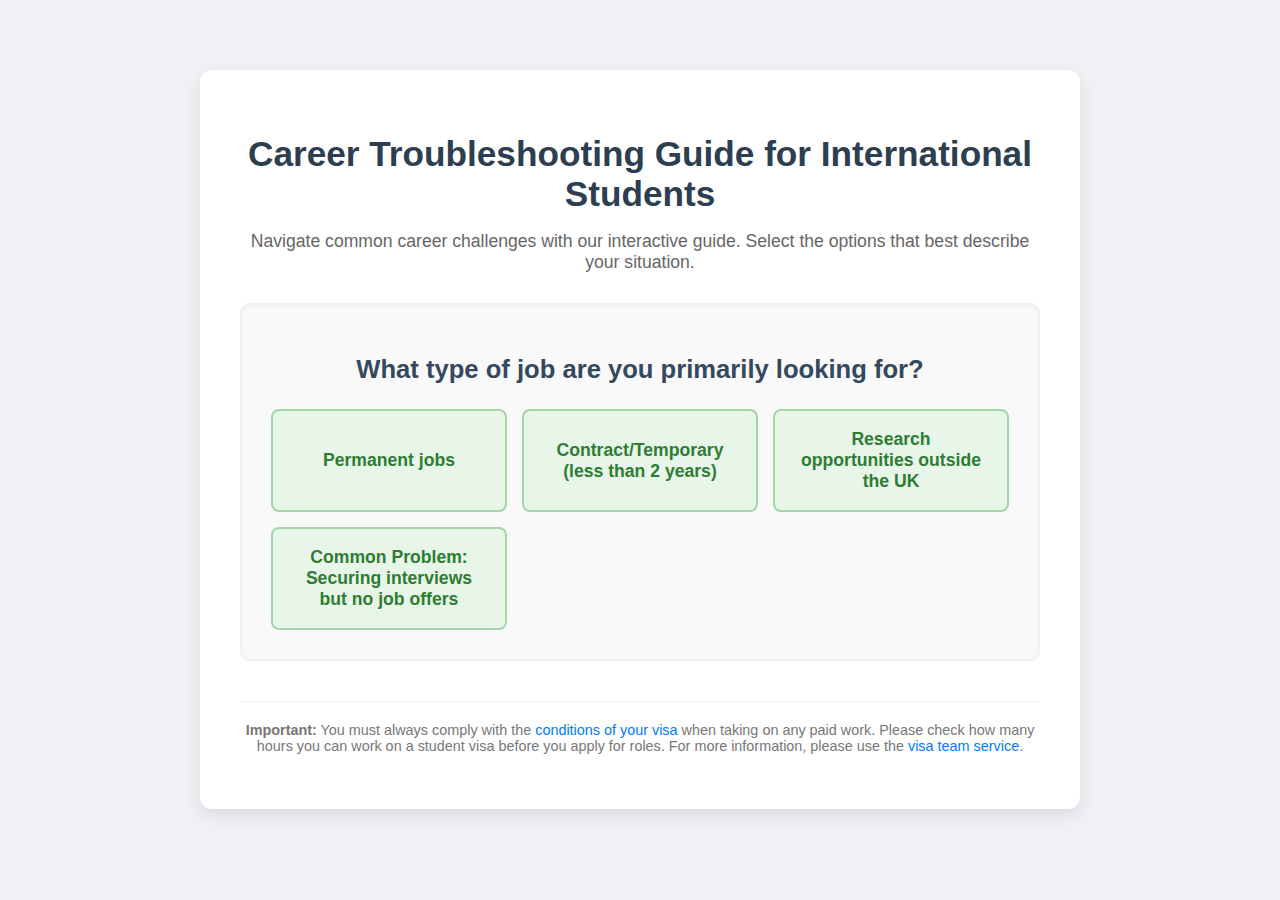
<file: fun test/index.html>
<!DOCTYPE html>
<html lang="en">
<head>
    <meta charset="UTF-8">
    <meta name="viewport" content="width=device-width, initial-scale=1.0">
    <title>Career Troubleshooting Guide</title>
    <link rel="stylesheet" href="style.css">
</head>
<body>
    <div class="container">
        <h1>Career Troubleshooting Guide for International Students</h1>
        <p class="intro-text">Navigate common career challenges with our interactive guide. Select the options that best describe your situation.</p>

        <div id="question-container" class="card">
            <h2 id="question-text"></h2>
            <div id="options-container" class="options-grid">
                </div>
            <button id="restart-button" class="cta-button" style="display: none;">Start Over</button>
        </div>

        <div id="result-container" class="card" style="display: none;">
            <h2 id="result-title"></h2>
            <p id="result-text"></p>
            <div id="result-links"></div>
            <button id="reset-result-button" class="cta-button">Back to Questions</button>
        </div>

        <p class="disclaimer">
            <strong>Important:</strong> You must always comply with the <a href="#" target="_blank">conditions of your visa</a> when taking on any paid work. Please check how many hours you can work on a student visa before you apply for roles. For more information, please use the <a href="#" target="_blank">visa team service</a>.
        </p>
    </div>

    <script src="script.js"></script>
</body>
</html>
</file>
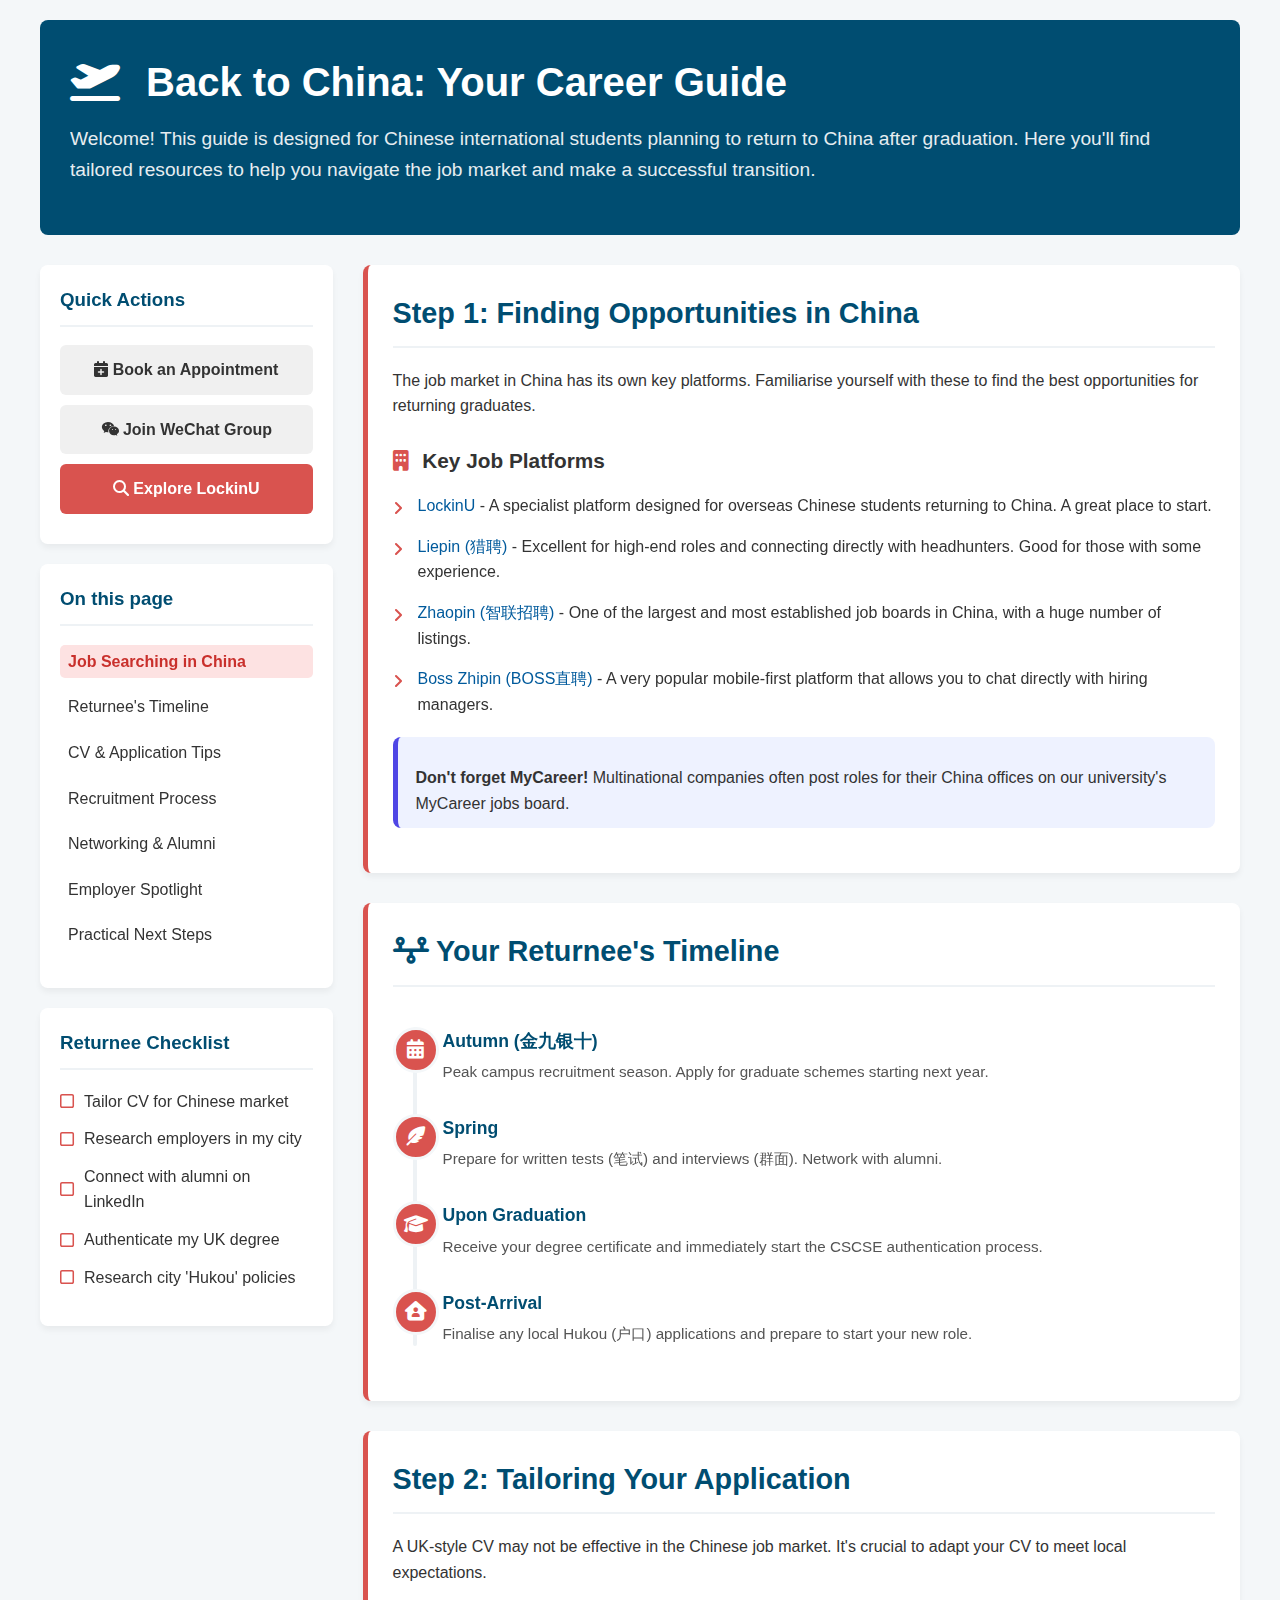
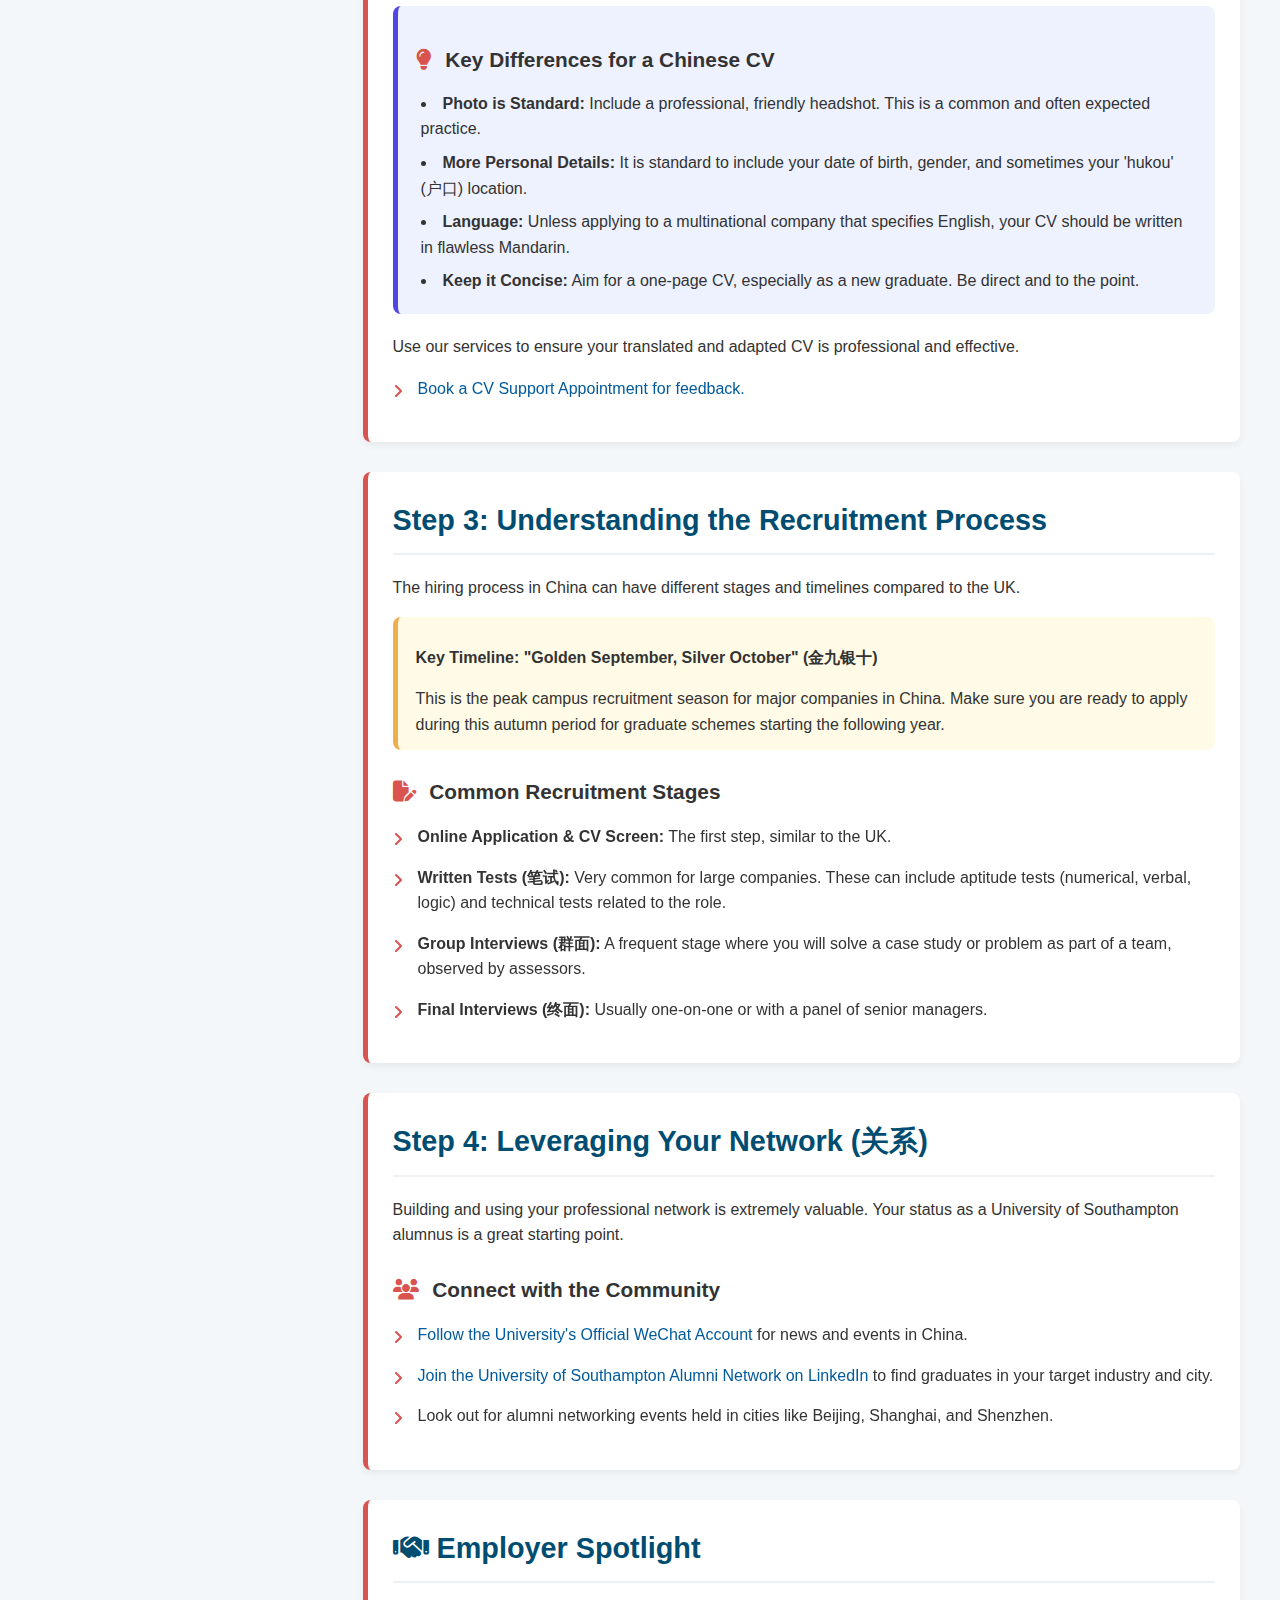
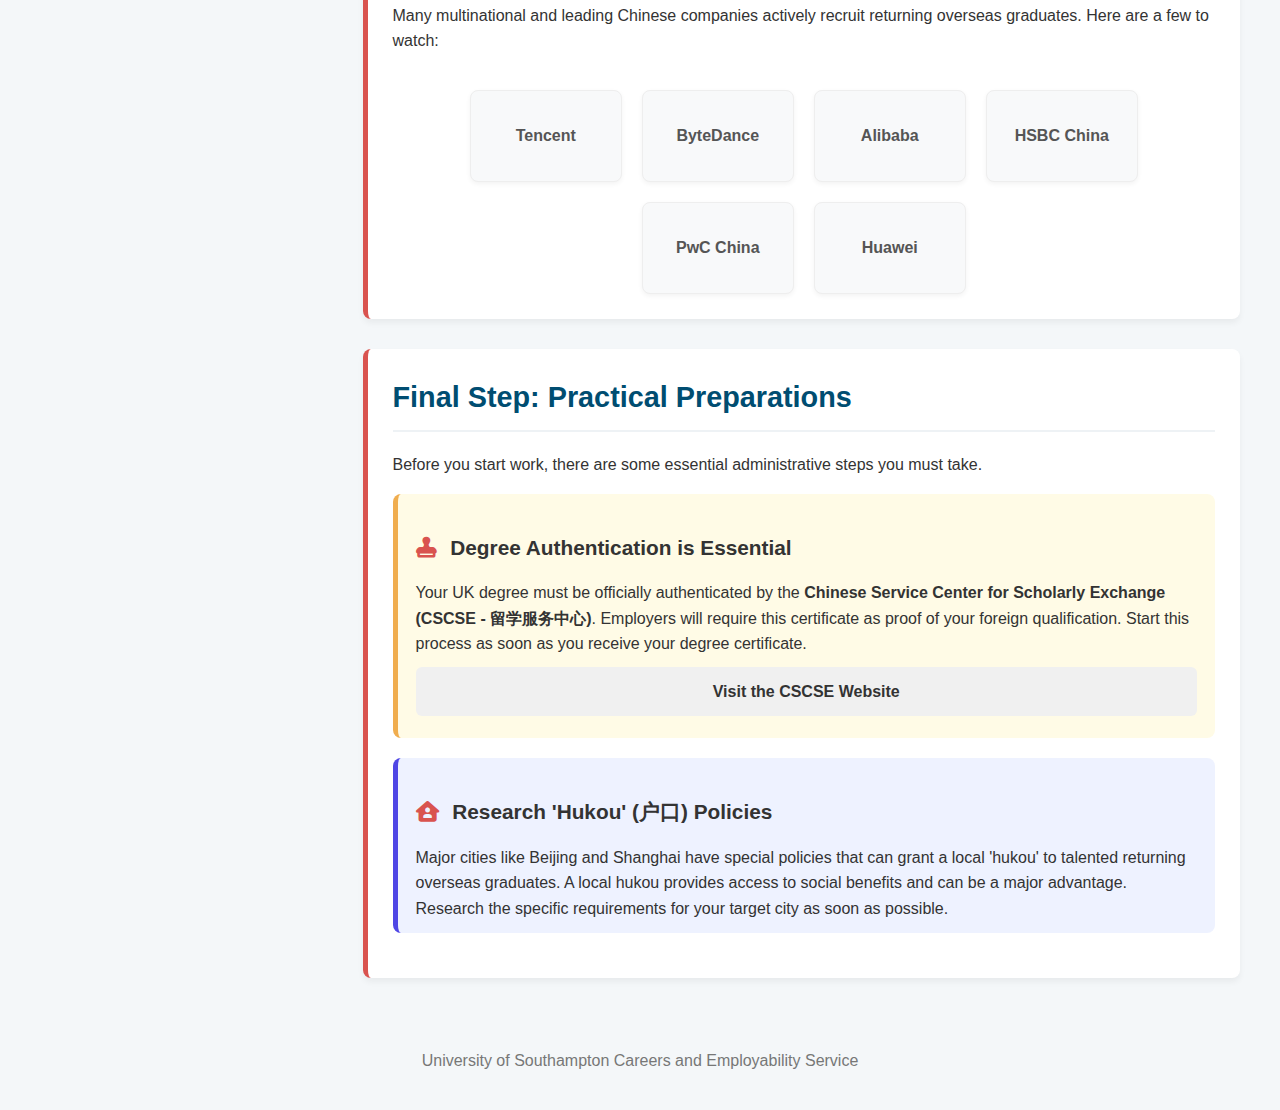
<file: back to china.html>
<!DOCTYPE html>
<html lang="en">

<head>
    <meta charset="UTF-8">
    <meta name="viewport" content="width=device-width, initial-scale=1.0">
    <title>Back to China: Your Career Guide - University of Southampton</title>
    <link rel="stylesheet" href="https://cdnjs.cloudflare.com/ajax/libs/font-awesome/6.4.0/css/all.min.css">
    <style>
    /* General Body & Font Styles */
    body {
        font-family: -apple-system, BlinkMacSystemFont, "Segoe UI", Roboto, Helvetica, Arial, sans-serif, "Apple Color Emoji", "Segoe UI Emoji", "Segoe UI Symbol";
        line-height: 1.6;
        margin: 0;
        padding: 0;
        background-color: #f4f7f9;
        color: #333;
        scroll-behavior: smooth;
    }

    /* Main Container */
    .container {
        max-width: 1200px;
        margin: 0 auto;
        padding: 20px;
    }

    /* Page Header */
    .page-header {
        background-color: #004d71;
        color: #ffffff;
        padding: 30px;
        border-radius: 8px;
        margin-bottom: 30px;
    }

    .page-header h1 {
        margin: 0;
        font-size: 2.5rem;
    }

    .page-header h1 i {
        margin-right: 15px;
    }

    .page-header .intro {
        font-size: 1.2rem;
        opacity: 0.9;
        margin-top: 10px;
    }

    /* Main Layout: Flexbox for Sidebar and Main Content */
    .main-layout {
        display: flex;
        gap: 30px;
    }

    .sidebar {
        flex: 1;
        position: sticky;
        top: 20px;
        align-self: flex-start;
    }

    .content-main {
        flex: 3;
    }

    /* Information Cards */
    .info-card {
        background-color: #ffffff;
        border-radius: 8px;
        padding: 25px;
        margin-bottom: 30px;
        box-shadow: 0 4px 6px rgba(0, 0, 0, 0.05);
        border-left: 5px solid #d9534f; /* Red accent for this page theme */
    }

    .info-card h2 {
        font-size: 1.8rem;
        color: #004d71;
        margin-top: 0;
        border-bottom: 2px solid #eef2f5;
        padding-bottom: 10px;
        margin-bottom: 20px;
    }

    .info-card h3 {
        font-size: 1.3rem;
        color: #333;
        margin-top: 25px;
        margin-bottom: 15px;
    }

    .info-card h3 i {
        margin-right: 8px;
        color: #d9534f;
    }

    /* Resource List Styling */
    .resource-list {
        list-style: none;
        padding-left: 0;
    }

    .resource-list li {
        margin-bottom: 15px;
        padding-left: 25px;
        position: relative;
    }

    .resource-list li::before {
        content: '\f105';
        font-family: "Font Awesome 6 Free";
        font-weight: 900;
        position: absolute;
        left: 0;
        top: 3px;
        color: #d9534f;
    }

    .resource-list a {
        text-decoration: none;
        color: #005a9c;
        font-weight: 500;
    }

    .resource-list a:hover {
        text-decoration: underline;
    }

    /* Sidebar Widgets */
    .sidebar-widget {
        background-color: #ffffff;
        padding: 20px;
        border-radius: 8px;
        margin-bottom: 20px;
        box-shadow: 0 4px 6px rgba(0, 0, 0, 0.05);
    }

    .sidebar-widget h3 {
        margin-top: 0;
        color: #004d71;
        border-bottom: 2px solid #eef2f5;
        padding-bottom: 10px;
    }

    .checklist {
        list-style: none;
        padding-left: 0;
        margin-top: 15px;
    }

    .checklist li {
        margin-bottom: 12px;
        display: flex;
        align-items: center;
    }

    .checklist i {
        margin-right: 10px;
        color: #d9534f;
    }
    
    .checklist a {
        text-decoration: none;
        color: #333;
        font-weight: 500;
        padding: 4px 8px;
        border-radius: 5px;
        width: 100%;
        transition: all 0.2s ease-in-out;
    }

    .checklist a:hover {
        color: #005a9c;
        background-color: #f0f2f5;
    }

    .checklist a.active-nav-link {
        background-color: #fde2e2; /* Light red to match theme */
        color: #c9302c;
        font-weight: bold;
    }

    /* Action Buttons */
    .action-button {
        display: block;
        background-color: #f0f0f0;
        color: #333;
        padding: 12px;
        text-align: center;
        text-decoration: none;
        border-radius: 6px;
        margin-bottom: 10px;
        font-weight: bold;
        transition: all 0.2s ease-in-out;
    }

    .action-button:hover {
        transform: translateY(-2px);
        box-shadow: 0 4px 8px rgba(0, 0, 0, 0.1);
    }

    .action-button.primary-button {
        background-color: #d9534f;
        color: #ffffff;
    }

    .action-button.primary-button:hover {
        background-color: #c9302c;
    }

    /* Highlight Box Style (for warnings/important notes) */
    .highlight {
        background-color: #fffbe6;
        border-left: 5px solid #f0ad4e;
        padding: 12px 18px;
        margin-bottom: 20px;
        border-radius: 8px;
    }
    .highlight p, .tip-box p {
        margin-bottom: 10px;
    }
    .highlight p:last-child, .tip-box p:last-child {
        margin-bottom: 0;
    }
    
    /* Tip Box Style (for helpful tips) */
    .tip-box {
        background-color: #eef2ff;
        border-left: 5px solid #4f46e5;
        padding: 12px 18px;
        margin-top: 20px;
        margin-bottom: 20px;
        border-radius: 8px;
    }
    .tip-box ul {
        list-style-position: inside;
        padding-left: 5px;
        margin: 10px 0 0 0;
    }
    .tip-box li {
        margin-bottom: 8px;
    }

    /* NEW: Visual Timeline */
    .timeline {
        position: relative;
        padding: 20px 0 0 0;
        list-style: none;
    }
    .timeline::before {
        content: '';
        position: absolute;
        left: 20px;
        top: 20px;
        bottom: 0;
        width: 4px;
        background: #eef2f5;
        border-radius: 2px;
    }
    .timeline-item {
        position: relative;
        margin-bottom: 30px;
        padding-left: 50px;
    }
    .timeline-icon {
        position: absolute;
        left: 0;
        top: 0;
        width: 40px;
        height: 40px;
        border-radius: 50%;
        background: #d9534f;
        color: white;
        display: flex;
        align-items: center;
        justify-content: center;
        font-size: 1.2rem;
        border: 3px solid #f4f7f9;
    }
    .timeline-content h4 {
        margin: 0 0 5px 0;
        font-size: 1.1rem;
        font-weight: bold;
        color: #004d71;
    }
    .timeline-content p {
        margin: 0;
        font-size: 0.95rem;
        color: #555;
    }

    /* NEW: Employer Spotlight Styles */
    .employer-logos {
        display: flex;
        flex-wrap: wrap;
        gap: 20px;
        align-items: center;
        justify-content: center;
        padding-top: 20px;
    }
    .employer-logo {
        background-color: #f8f9fa;
        padding: 15px;
        border-radius: 8px;
        box-shadow: 0 2px 5px rgba(0,0,0,0.05);
        border: 1px solid #eee;
        text-align: center;
        font-weight: bold;
        color: #555;
        width: 120px;
        height: 60px;
        display: flex;
        align-items: center;
        justify-content: center;
    }

    /* Responsive Design */
    @media (max-width: 992px) {
        .main-layout { flex-direction: column-reverse; }
        .sidebar { position: static; top: auto; }
    }

    @media (max-width: 768px) {
        .page-header h1 { font-size: 2rem; }
        .page-header .intro { font-size: 1rem; }
    }
    </style>
</head>

<body>
    <div class="container">
        <header class="page-header">
            <h1><i class="fa-solid fa-plane-departure"></i> Back to China: Your Career Guide</h1>
            <p class="intro">Welcome! This guide is designed for Chinese international students planning to return to China after graduation. Here you'll find tailored resources to help you navigate the job market and make a successful transition.</p>
        </header>
        <div class="main-layout">
            <aside class="sidebar">
                <div class="sidebar-widget">
                    <h3>Quick Actions</h3>
                    <a href="#" class="action-button"><i class="fa-solid fa-calendar-plus"></i> Book an Appointment</a>
                    <a href="#" class="action-button"><i class="fa-brands fa-weixin"></i> Join WeChat Group</a>
                    <a href="#" class="action-button primary-button"><i class="fa-solid fa-magnifying-glass"></i> Explore LockinU</a>
                </div>

                <div class="sidebar-widget">
                    <h3>On this page</h3>
                    <ul class="checklist" id="page-nav">
                        <li><a href="#job-search-china">Job Searching in China</a></li>
                        <li><a href="#timeline">Returnee's Timeline</a></li>
                        <li><a href="#cv-tips-china">CV & Application Tips</a></li>
                        <li><a href="#recruitment-process">Recruitment Process</a></li>
                        <li><a href="#networking-china">Networking & Alumni</a></li>
                        <li><a href="#employer-spotlight">Employer Spotlight</a></li>
                        <li><a href="#practical-steps">Practical Next Steps</a></li>
                    </ul>
                </div>

                <div class="sidebar-widget">
                    <h3>Returnee Checklist</h3>
                    <ul class="checklist">
                        <li><i class="fa-regular fa-square"></i> Tailor CV for Chinese market</li>
                        <li><i class="fa-regular fa-square"></i> Research employers in my city</li>
                        <li><i class="fa-regular fa-square"></i> Connect with alumni on LinkedIn</li>
                        <li><i class="fa-regular fa-square"></i> Authenticate my UK degree</li>
                        <li><i class="fa-regular fa-square"></i> Research city 'Hukou' policies</li>
                    </ul>
                </div>
            </aside>
            <main class="content-main">
               <section class="info-card" id="job-search-china">
                   <h2>Step 1: Finding Opportunities in China</h2>
                   <p>The job market in China has its own key platforms. Familiarise yourself with these to find the best opportunities for returning graduates.</p>
                   
                   <h3><i class="fa-solid fa-building"></i> Key Job Platforms</h3>
                   <ul class="resource-list">
                       <li><a href="#" target="_blank">LockinU</a> - A specialist platform designed for overseas Chinese students returning to China. A great place to start.</li>
                       <li><a href="#" target="_blank">Liepin (猎聘)</a> - Excellent for high-end roles and connecting directly with headhunters. Good for those with some experience.</li>
                       <li><a href="#" target="_blank">Zhaopin (智联招聘)</a> - One of the largest and most established job boards in China, with a huge number of listings.</li>
                       <li><a href="#" target="_blank">Boss Zhipin (BOSS直聘)</a> - A very popular mobile-first platform that allows you to chat directly with hiring managers.</li>
                   </ul>
                   <div class="tip-box">
                       <p><strong>Don't forget MyCareer!</strong> Multinational companies often post roles for their China offices on our university's MyCareer jobs board.
                   </div>
               </section>

                <section class="info-card" id="timeline">
                    <h2><i class="fa-solid fa-timeline"></i> Your Returnee's Timeline</h2>
                    <ul class="timeline">
                        <li class="timeline-item">
                            <div class="timeline-icon"><i class="fa-solid fa-calendar-days"></i></div>
                            <div class="timeline-content">
                                <h4>Autumn (金九银十)</h4>
                                <p>Peak campus recruitment season. Apply for graduate schemes starting next year.</p>
                            </div>
                        </li>
                        <li class="timeline-item">
                            <div class="timeline-icon"><i class="fa-solid fa-feather-pointed"></i></div>
                            <div class="timeline-content">
                                <h4>Spring</h4>
                                <p>Prepare for written tests (笔试) and interviews (群面). Network with alumni.</p>
                            </div>
                        </li>
                        <li class="timeline-item">
                            <div class="timeline-icon"><i class="fa-solid fa-graduation-cap"></i></div>
                            <div class="timeline-content">
                                <h4>Upon Graduation</h4>
                                <p>Receive your degree certificate and immediately start the CSCSE authentication process.</p>
                            </div>
                        </li>
                        <li class="timeline-item">
                            <div class="timeline-icon"><i class="fa-solid fa-house-user"></i></div>
                            <div class="timeline-content">
                                <h4>Post-Arrival</h4>
                                <p>Finalise any local Hukou (户口) applications and prepare to start your new role.</p>
                            </div>
                        </li>
                    </ul>
                </section>

                <section class="info-card" id="cv-tips-china">
                    <h2>Step 2: Tailoring Your Application</h2>
                    <p>A UK-style CV may not be effective in the Chinese job market. It's crucial to adapt your CV to meet local expectations.</p>
                    
                    <div class="tip-box">
                        <h3><i class="fa-solid fa-lightbulb"></i> Key Differences for a Chinese CV</h3>
                        <ul>
                            <li><strong>Photo is Standard:</strong> Include a professional, friendly headshot. This is a common and often expected practice.</li>
                            <li><strong>More Personal Details:</strong> It is standard to include your date of birth, gender, and sometimes your 'hukou' (户口) location.</li>
                            <li><strong>Language:</strong> Unless applying to a multinational company that specifies English, your CV should be written in flawless Mandarin.</li>
                            <li><strong>Keep it Concise:</strong> Aim for a one-page CV, especially as a new graduate. Be direct and to the point.</li>
                        </ul>
                    </div>
                    <p>Use our services to ensure your translated and adapted CV is professional and effective.</p>
                       <ul class="resource-list">
                           <li><a href="#" target="_blank">Book a CV Support Appointment for feedback.</a></li>
                       </ul>
                </section>
                
                <section class="info-card" id="recruitment-process">
                    <h2>Step 3: Understanding the Recruitment Process</h2>
                    <p>The hiring process in China can have different stages and timelines compared to the UK.</p>
                    
                    <div class="highlight">
                        <p><strong>Key Timeline: "Golden September, Silver October" (金九银十)</strong></p>
                        <p>This is the peak campus recruitment season for major companies in China. Make sure you are ready to apply during this autumn period for graduate schemes starting the following year.</p>
                    </div>

                    <h3><i class="fa-solid fa-file-pen"></i> Common Recruitment Stages</h3>
                    <ul class="resource-list">
                        <li><strong>Online Application & CV Screen:</strong> The first step, similar to the UK.</li>
                        <li><strong>Written Tests (笔试):</strong> Very common for large companies. These can include aptitude tests (numerical, verbal, logic) and technical tests related to the role.</li>
                        <li><strong>Group Interviews (群面):</strong> A frequent stage where you will solve a case study or problem as part of a team, observed by assessors.</li>
                        <li><strong>Final Interviews (终面):</strong> Usually one-on-one or with a panel of senior managers.</li>
                    </ul>
                </section>

                <section class="info-card" id="networking-china">
                    <h2>Step 4: Leveraging Your Network (关系)</h2>
                    <p>Building and using your professional network is extremely valuable. Your status as a University of Southampton alumnus is a great starting point.</p>
                    <h3><i class="fa-solid fa-users"></i> Connect with the Community</h3>
                    <ul class="resource-list">
                        <li><a href="#" target="_blank">Follow the University's Official WeChat Account</a> for news and events in China.</li>
                        <li><a href="#" target="_blank">Join the University of Southampton Alumni Network on LinkedIn</a> to find graduates in your target industry and city.</li>
                        <li>Look out for alumni networking events held in cities like Beijing, Shanghai, and Shenzhen.</li>
                    </ul>
                </section>

                <section class="info-card" id="employer-spotlight">
                    <h2><i class="fa-solid fa-handshake"></i> Employer Spotlight</h2>
                    <p>Many multinational and leading Chinese companies actively recruit returning overseas graduates. Here are a few to watch:</p>
                    <div class="employer-logos">
                        <div class="employer-logo">Tencent</div>
                        <div class="employer-logo">ByteDance</div>
                        <div class="employer-logo">Alibaba</div>
                        <div class="employer-logo">HSBC China</div>
                        <div class="employer-logo">PwC China</div>
                        <div class="employer-logo">Huawei</div>
                    </div>
                </section>

                <section class="info-card" id="practical-steps">
                    <h2>Final Step: Practical Preparations</h2>
                    <p>Before you start work, there are some essential administrative steps you must take.</p>
                    <div class="highlight">
                        <h3><i class="fa-solid fa-stamp"></i> Degree Authentication is Essential</h3>
                        <p>Your UK degree must be officially authenticated by the <strong>Chinese Service Center for Scholarly Exchange (CSCSE - 留学服务中心)</strong>. Employers will require this certificate as proof of your foreign qualification. Start this process as soon as you receive your degree certificate.</p>
                        <a href="#" class="action-button">Visit the CSCSE Website</a>
                    </div>
                    <div class="tip-box">
                        <h3><i class="fa-solid fa-house-user"></i> Research 'Hukou' (户口) Policies</h3>
                        <p>Major cities like Beijing and Shanghai have special policies that can grant a local 'hukou' to talented returning overseas graduates. A local hukou provides access to social benefits and can be a major advantage. Research the specific requirements for your target city as soon as possible.</p>
                    </div>
                </section>
            </main>
        </div>
        <footer style="text-align: center; margin-top: 40px; color: #777;">
            <p>University of Southampton Careers and Employability Service</p>
        </footer>
    </div>
    <script>
    // Scroll-based highlighting for navigation panel
    window.addEventListener('DOMContentLoaded', () => {
        const sections = document.querySelectorAll('.content-main .info-card');
        const navLinks = document.querySelectorAll('#page-nav a');
        
        const observer = new IntersectionObserver((entries) => {
            entries.forEach(entry => {
                if (entry.isIntersecting) {
                    const id = entry.target.getAttribute('id');
                    navLinks.forEach(link => {
                        link.classList.remove('active-nav-link');
                        if (link.getAttribute('href') === `#${id}`) {
                            link.classList.add('active-nav-link');
                        }
                    });
                }
            });
        }, { rootMargin: "-30% 0px -70% 0px" }); // trigger when a section is in the middle 30% of the screen

        sections.forEach(section => {
            observer.observe(section);
        });
    });
    </script>
</body>
</html>
</file>
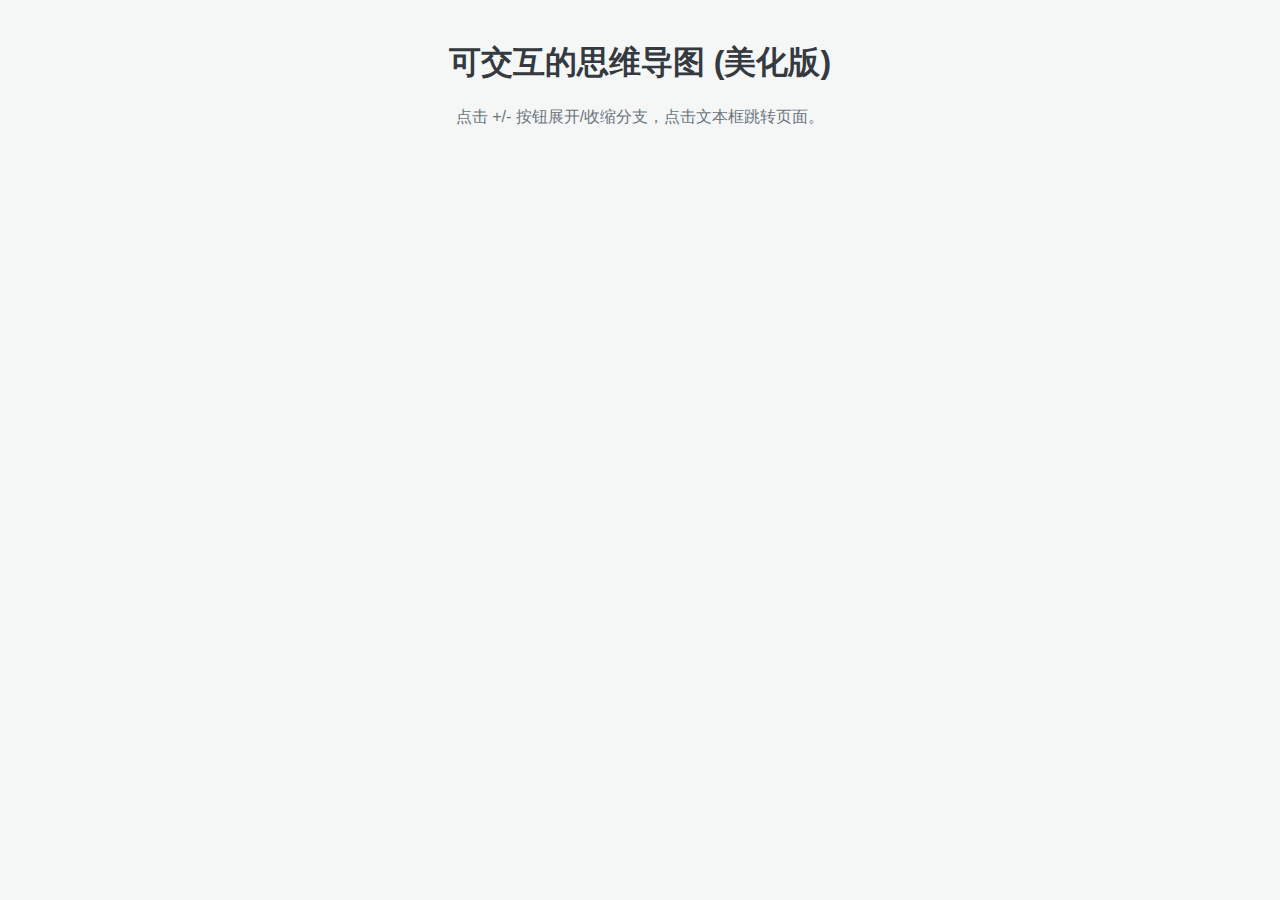
<file: fp2.html>
<!DOCTYPE html>
<html>
<head>
  <meta charset="UTF-8">
  <title>可收缩的思维导图 - 美化版</title>
  
  <!-- 1. 引入 D3.js 库 -->
  <script src="https://d3js.org/d3.v7.min.js"></script>
  
  <!-- 2. CSS 样式 -->
  <style>
    body {
      background-color: #f4f7f6; /* 更柔和的页面背景色 */
      font-family: -apple-system, BlinkMacSystemFont, "Segoe UI", Roboto, "Helvetica Neue", Arial, sans-serif;
      margin: 0;
      padding: 20px;
      display: flex;
      justify-content: center;
    }
    
    .container {
      text-align: center;
    }

    h1 {
      color: #343a40;
    }

    p {
      color: #6c757d;
      margin-bottom: 40px;
    }

    /* 连线的样式 */
    .link {
      fill: none;
      stroke: #a9b4c2; /* 更柔和的连线颜色 */
      stroke-width: 2px;
    }

    /* 节点组的通用样式 */
    .node {
      cursor: pointer;
    }

    /* 节点文本框的样式 */
    .node rect {
      fill: #ffffff;
      stroke: #d1d9e6; /* 更柔和的边框颜色 */
      stroke-width: 1px;
      rx: 8px; /* 更大的圆角 */
      box-shadow: 0 4px 6px rgba(0, 0, 0, 0.05); /* 添加阴影 */
      transition: all 0.3s ease;
    }

    .node rect:hover {
      transform: translateY(-2px);
      box-shadow: 0 6px 12px rgba(0, 0, 0, 0.1);
    }

    /* 节点文字的样式 */
    .node .node-text {
      font: 12px sans-serif;
      fill: #495057;
      text-anchor: middle;
      pointer-events: none; /* 让鼠标事件穿透文字到下方的矩形 */
    }

    /* 切换按钮的样式 */
    .toggle-button {
      cursor: pointer;
    }
    .toggle-button circle {
      fill: #6c757d;
      stroke: #ffffff;
      stroke-width: 2px;
      transition: fill 0.3s ease;
    }
    .toggle-button circle:hover {
      fill: #495057;
    }
    .toggle-button text {
      font-size: 20px;
      font-weight: 500;
      fill: white;
      text-anchor: middle;
      pointer-events: none; /* 确保点击事件在按钮组上触发 */
    }

  </style>
</head>
<body>
  <div class="container">
    <h1>可交互的思维导图 (美化版)</h1>
    <p>点击 +/- 按钮展开/收缩分支，点击文本框跳转页面。</p>
    
    <!-- 3. 思维导图将在这个 section 元素中生成 -->
    <section id="mindmap-container"></section>
  </div>

  <!-- 4. JavaScript 代码 -->
  <script>
    // 思维导图的数据，增加了url属性用于跳转
    const treeData = {
      "name": "Research opportunities outside of the UK",
      "url": "https://www.google.com/search?q=Research+opportunities+outside+of+the+UK",
      "children": [
        {
          "name": "Applying for permanent roles",
          "url": "https://www.google.com/search?q=Applying+for+permanent+roles",
          "children": [
            {
              "name": "Salary between £40,000 to £100,000 based on discipline/salary scales.",
              "url": "https://www.google.com/search?q=academic+salary+scales",
              "children": [
                {
                  "name": "No guaranteed government salary increase for the first 4 years",
                  "url": "https://www.google.com/search?q=academic+salary+progression",
                  "children": [
                    { "name": "Does this timeframe suit you? (e.g. any family/personal commitments)", "url": "#" },
                    { "name": "Action: Investigate permanent roles further to prevent this from happening & also look at protection under local law for similar scenarios.", "url": "#" }
                  ]
                }
              ]
            },
            { "name": "Advertised guaranteed salary increase to £100,000 (or relevant threshold) within 4 years.", "url": "https://www.google.com/search?q=fast+track+academic+roles" }
          ]
        },
        {
          "name": "Applying for contract / temporary roles (less than 4 years)",
          "url": "https://www.google.com/search?q=Applying+for+contract+roles",
          "children": [
            { "name": "No visa/work permit delivered?", "url": "#" },
            { "name": "Experience similar issues with a previous role. Not willing to go through the experience again?", "url": "#" },
            { "name": "Started looking elsewhere and still open to hearing about interesting opportunities", "url": "#" },
            { "name": "Action: Have a list of go-to figures/contacts in target countries", "url": "#" },
            { "name": "Action: Access IOE's application support", "url": "#" },
            { "name": "Action: Check if IOE have submitted a new application for you (contacted)", "url": "#" },
            { "name": "Unable to check except if/when it has been rejected", "url": "#" }
          ]
        },
        { "name": "Action: Include contract / temp job search", "url": "#" },
        { "name": "Action: Start to look for contract opportunities", "url": "#" },
        { "name": "Exploring agency-led opportunities", "url": "#" }
      ]
    };

    // 定义常量
    const boxWidth = 180;
    const boxHeight = 100; // 增加高度以容纳文字和内边距
    const duration = 750;

    // 设置图表的尺寸和边距
    const margin = {top: 50, right: 20, bottom: 50, left: 20},
          width = 1280 - margin.left - margin.right,
          height = 1000 - margin.top - margin.bottom;

    const svg = d3.select("#mindmap-container").append("svg")
        .attr("width", width + margin.right + margin.left)
        .attr("height", height + margin.top + margin.bottom)
      .append("g")
        .attr("transform", `translate(${width / 2},${margin.top})`);

    let i = 0,
        root;

    const treemap = d3.tree().nodeSize([boxWidth + 40, boxHeight + 80]);

    root = d3.hierarchy(treeData, d => d.children);
    root.x0 = 0;
    root.y0 = 0;

    // 初始时折叠第一层之后的所有节点
    if (root.children) {
      root.children.forEach(collapse);
    }
    
    update(null, root);

    // 递归折叠函数
    function collapse(d) {
      if (d.children) {
        d._children = d.children;
        d.children.forEach(collapse);
        d.children = null;
      }
    }

    function update(event, source) {
      const treeLayout = treemap(root);
      let nodes = treeLayout.descendants();
      let links = treeLayout.links();

      const node = svg.selectAll('g.node')
          .data(nodes, d => d.id || (d.id = ++i));

      const nodeEnter = node.enter().append('g')
          .attr('class', 'node')
          .attr("transform", d => `translate(${source.x0},${source.y0})`)
          .attr('fill-opacity', 0)
          .attr('stroke-opacity', 0);

      // 添加文本框矩形
      nodeEnter.append('rect')
          .attr('width', boxWidth)
          .attr('height', boxHeight)
          .attr('x', -boxWidth / 2)
          .attr('y', -boxHeight / 2)
          .on('click', (event, d) => {
            if (d.data.url && d.data.url !== "#") {
              window.open(d.data.url, '_blank');
            }
          });

      // 添加节点文字
      nodeEnter.append('text')
          .attr('class', 'node-text')
          .text(d => d.data.name)
          .call(wrap, boxWidth - 20); // 减去内边距

      // 添加切换按钮
      const toggleButton = nodeEnter.append('g')
        .attr('class', 'toggle-button')
        .attr('transform', `translate(0, ${boxHeight / 2})`)
        .on('click', toggleChildren);

      toggleButton.append('circle').attr('r', 12);
      toggleButton.append('text').attr('dy', '0.32em').text('+');

      // 更新节点
      const nodeUpdate = node.merge(nodeEnter).transition(d3.transition().duration(duration))
          .attr("transform", d => `translate(${d.x},${d.y})`)
          .attr('fill-opacity', 1)
          .attr('stroke-opacity', 1);
      
      nodeUpdate.select('.toggle-button')
        .style('display', d => d._children || d.children ? null : 'none');
      
      nodeUpdate.select('.toggle-button text')
        .text(d => d.children ? '−' : '+');

      // 移除退出的节点
      const nodeExit = node.exit().transition(d3.transition().duration(duration)).remove()
          .attr("transform", d => `translate(${source.x},${source.y})`)
          .attr('fill-opacity', 0)
          .attr('stroke-opacity', 0);

      // 更新连线
      const link = svg.selectAll('path.link')
        .data(links, d => d.target.id);
      
      const linkEnter = link.enter().append('path')
        .attr('class', 'link')
        .lower() // 将连线置于节点下方
        .attr('d', d => {
          const o = {x: source.x0, y: source.y0};
          return diagonal({source: o, target: o});
        });

      link.merge(linkEnter).transition(d3.transition().duration(duration))
        .attr('d', diagonal);

      link.exit().transition(d3.transition().duration(duration)).remove()
        .attr('d', d => {
          const o = {x: source.x, y: source.y};
          return diagonal({source: o, target: o});
        });

      root.eachBefore(d => {
        d.x0 = d.x;
        d.y0 = d.y;
      });
    }
    
    function toggleChildren(event, d) {
      event.stopPropagation();
      if (d.children) {
        d._children = d.children;
        d.children = null;
      } else {
        d.children = d._children;
        d._children = null;
      }
      update(event, d);
    }

    function diagonal(d) {
      return `M ${d.source.x} ${d.source.y + boxHeight / 2}
              C ${d.source.x} ${(d.source.y + d.target.y) / 2},
                ${d.target.x} ${(d.source.y + d.target.y) / 2},
                ${d.target.x} ${d.target.y - boxHeight / 2}`;
    }

    // 优化的文字自动换行和垂直居中函数
    function wrap(text, width) {
      text.each(function() {
        var text = d3.select(this),
            words = text.text().split(/\s+/).reverse(),
            word,
            line = [],
            lineNumber = 0,
            lineHeight = 1.1, // ems
            fontSize = 12, // px
            tspan = text.text(null).append("tspan").attr("x", 0);
        
        while (word = words.pop()) {
          line.push(word);
          tspan.text(line.join(" "));
          if (tspan.node().getComputedTextLength() > width) {
            line.pop();
            tspan.text(line.join(" "));
            line = [word];
            tspan = text.append("tspan").attr("x", 0).attr("dy", lineHeight + "em").text(word);
            lineNumber++;
          }
        }

        // 垂直居中逻辑
        const totalLines = lineNumber + 1;
        const textBlockHeight = totalLines * fontSize * lineHeight;
        const yOffset = -(textBlockHeight / 2) + (fontSize / 2); // 计算起始Y偏移
        text.attr("y", yOffset);
      });
    }
  </script>
</body>
</html>
</file>
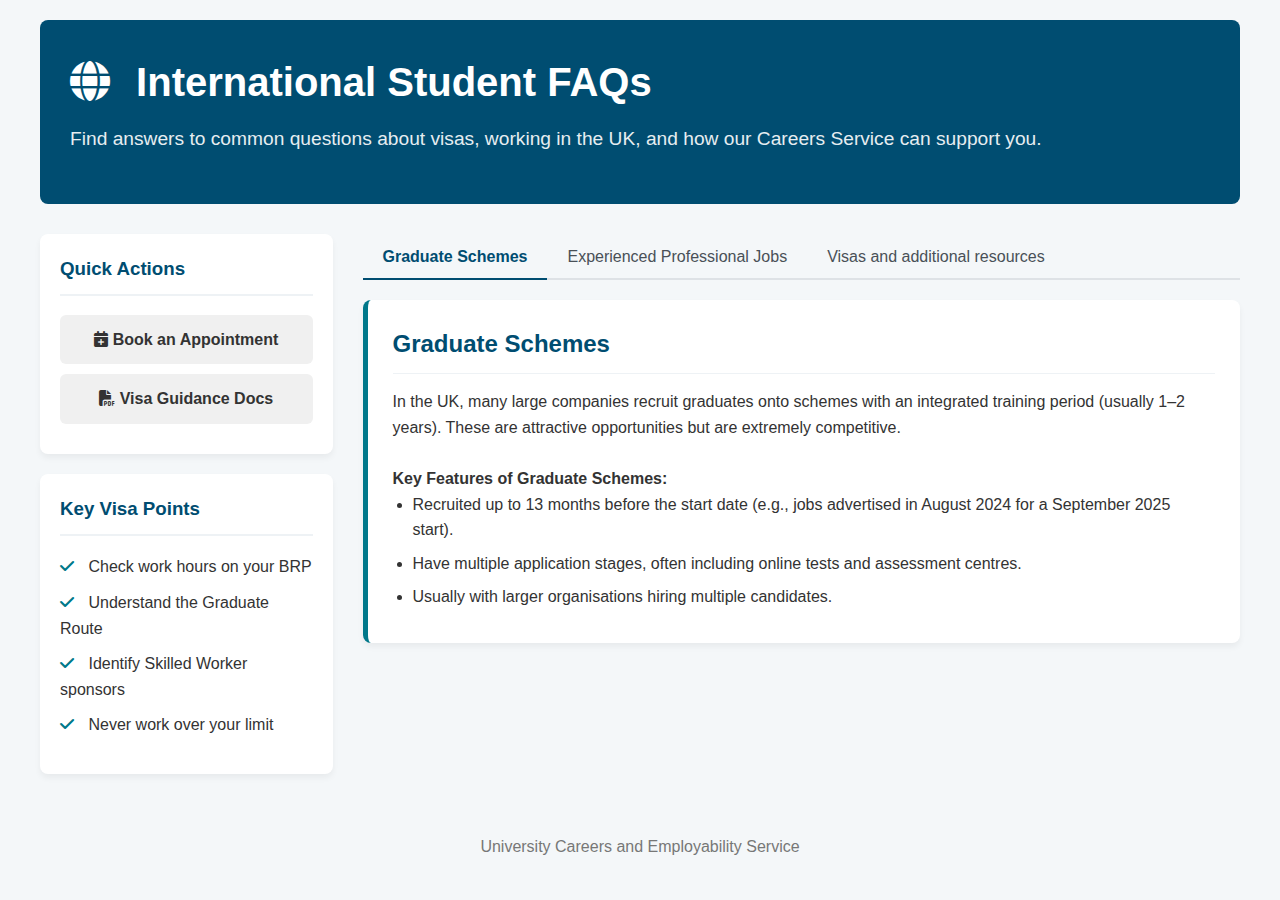
<file: Q&A.html>
<!DOCTYPE html>
<html lang="en">
<head>
    <meta charset="UTF-8">
    <meta name="viewport" content="width=device-width, initial-scale=1.0">
    <title>FAQ for International Students - University Careers Service</title>
    <link rel="stylesheet" href="https://cdnjs.cloudflare.com/ajax/libs/font-awesome/6.4.0/css/all.min.css">
    <style>
        /* General Body & Font Styles */
        body {
            font-family: -apple-system, BlinkMacSystemFont, "Segoe UI", Roboto, Helvetica, Arial, sans-serif, "Apple Color Emoji", "Segoe UI Emoji", "Segoe UI Symbol";
            line-height: 1.6;
            margin: 0;
            padding: 0;
            background-color: #f4f7f9;
            color: #333;
        }

        /* Main Container */
        .container {
            max-width: 1200px;
            margin: 0 auto;
            padding: 20px;
        }

        /* Page Header */
        .page-header {
            background-color: #004d71; /* University Primary Blue */
            color: #ffffff;
            padding: 30px;
            border-radius: 8px;
            margin-bottom: 30px;
        }

        .page-header h1 {
            margin: 0;
            font-size: 2.5rem;
        }

        .page-header h1 i {
            margin-right: 15px;
        }

        .page-header .intro {
            font-size: 1.2rem;
            opacity: 0.9;
            margin-top: 10px;
        }

        /* Main Layout: Flexbox for Sidebar and Main Content */
        .main-layout {
            display: flex;
            gap: 30px;
        }

        .sidebar {
            flex: 1;
            position: sticky;
            top: 20px;
            align-self: flex-start;
        }

        .content-main {
            flex: 3;
        }

        /* Tab Navigation Styles */
        .tabs-container {
            display: flex;
            border-bottom: 2px solid #dee2e6;
            margin-bottom: 20px;
        }

        .tab-button {
            padding: 12px 20px;
            cursor: pointer;
            border: none;
            background-color: transparent;
            font-size: 1rem;
            color: #495057;
            position: relative;
            bottom: -2px;
            border-bottom: 2px solid transparent;
            font-weight: 500;
        }
        
        .tab-button.active {
            border-bottom: 2px solid #004d71;
            font-weight: 600;
            color: #004d71;
        }
        
        /* Content for each tab */
        .tab-content {
            display: none;
        }
        .tab-content.active {
            display: block;
        }


        /* FAQ Card Styling */
        .faq-card {
            background-color: #ffffff;
            border-radius: 8px;
            margin-bottom: 20px;
            padding: 25px;
            box-shadow: 0 4px 6px rgba(0, 0, 0, 0.05);
            border-left: 5px solid #00788a;
        }
        
        .faq-card h2, .faq-card h3 {
            font-size: 1.5rem;
            color: #004d71;
            margin-top: 0;
            margin-bottom: 15px;
            padding-bottom: 10px;
            border-bottom: 1px solid #eef2f5;
        }

        .faq-card p, .faq-card ul {
            margin: 0;
        }
        
        .faq-card ul {
            padding-left: 20px;
        }
        .faq-card ul li {
           margin-bottom: 8px;
        }


        /* Sidebar Widgets */
        .sidebar-widget {
            background-color: #ffffff;
            padding: 20px;
            border-radius: 8px;
            margin-bottom: 20px;
            box-shadow: 0 4px 6px rgba(0, 0, 0, 0.05);
        }

        .sidebar-widget h3 {
            margin-top: 0;
            color: #004d71;
            border-bottom: 2px solid #eef2f5;
            padding-bottom: 10px;
        }

        .checklist {
            list-style: none;
            padding-left: 0;
        }
        .checklist li {
            margin-bottom: 10px;
        }
        .checklist i {
            margin-right: 10px;
            color: #00788a;
        }

        /* Action Buttons */
        .action-button {
            display: block;
            background-color: #f0f0f0;
            color: #333;
            padding: 12px;
            text-align: center;
            text-decoration: none;
            border-radius: 6px;
            margin-bottom: 10px;
            font-weight: bold;
            transition: all 0.2s ease-in-out;
        }

        .action-button:hover {
            transform: translateY(-2px);
            box-shadow: 0 4px 8px rgba(0, 0, 0, 0.1);
        }
        
        /* Responsive Design */
        @media (max-width: 992px) {
            .main-layout {
                flex-direction: column;
            }
            .sidebar {
                position: static;
                top: auto;
            }
        }

        @media (max-width: 768px) {
            .page-header h1 {
                font-size: 2rem;
            }
            .page-header .intro {
                font-size: 1rem;
            }
            .tabs-container {
                flex-wrap: wrap;
            }
            .tab-button {
                flex-basis: 50%; /* Adjust as needed */
                text-align: center;
            }
        }
    </style>
</head>
<body>

    <div class="container">
        <header class="page-header">
            <h1><i class="fa-solid fa-globe"></i> International Student FAQs</h1>
            <p class="intro">Find answers to common questions about visas, working in the UK, and how our Careers Service can support you.</p>
        </header>

        <div class="main-layout">
            <aside class="sidebar">
                <div class="sidebar-widget">
                    <h3>Quick Actions</h3>
                    <a href="#" class="action-button"><i class="fa-solid fa-calendar-plus"></i> Book an Appointment</a>
                    <a href="#" class="action-button"><i class="fa-solid fa-file-pdf"></i> Visa Guidance Docs</a>
                </div>
                <div class="sidebar-widget">
                    <h3>Key Visa Points</h3>
                    <ul class="checklist">
                        <li><i class="fa-solid fa-check"></i> Check work hours on your BRP</li>
                        <li><i class="fa-solid fa-check"></i> Understand the Graduate Route</li>
                        <li><i class="fa-solid fa-check"></i> Identify Skilled Worker sponsors</li>
                        <li><i class="fa-solid fa-check"></i> Never work over your limit</li>
                    </ul>
                </div>
            </aside>

            <main class="content-main">
                <div class="tabs-container">
                    <button class="tab-button active" onclick="openTab(event, 'graduate-schemes')">Graduate Schemes</button>
                    <button class="tab-button" onclick="openTab(event, 'professional-jobs')">Experienced Professional Jobs</button>
                    <button class="tab-button" onclick="openTab(event, 'visas-resources')">Visas and additional resources</button>
                </div>

                <div id="graduate-schemes" class="tab-content active">
                    <div class="faq-card">
                         <h3>Graduate Schemes</h3>
                         <p>In the UK, many large companies recruit graduates onto schemes with an integrated training period (usually 1–2 years). These are attractive opportunities but are extremely competitive.</p>
                         <br>
                         <p><strong>Key Features of Graduate Schemes:</strong></p>
                         <ul>
                            <li>Recruited up to 13 months before the start date (e.g., jobs advertised in August 2024 for a September 2025 start).</li>
                            <li>Have multiple application stages, often including online tests and assessment centres.</li>
                            <li>Usually with larger organisations hiring multiple candidates.</li>
                         </ul>
                    </div>
                </div>

                <div id="professional-jobs" class="tab-content">
                     <div class="faq-card">
                        <h3>Experienced Professional Jobs</h3>
                        <p>This section provides information for those with previous work experience who are looking for non-entry-level roles. Information on networking, speculative applications, and leveraging your existing skills will be available here.</p>
                     </div>
                </div>
                
                <div id="visas-resources" class="tab-content">
                    <div class="faq-card">
                        <h2>Can I work in the UK after I graduate?</h2>
                        <p>Yes, many international students can. The main route is the <strong>Graduate Route visa</strong>, which allows you to stay in the UK for 2 years (3 for PhDs) to work or look for work. You don't need a job offer to apply. Another option is the <strong>Skilled Worker visa</strong>, which requires a job offer from a licensed sponsor. Our advisors can provide detailed information on eligibility.</p>
                    </div>

                    <div class="faq-card">
                        <h2>How many hours can I work during my studies?</h2>
                        <p>For degree-level courses, you can typically work up to <strong>20 hours per week during term time</strong> and full-time during official vacations. It is crucial to check the specific conditions on your visa (BRP) as restrictions vary. Working over your permitted hours is a serious breach of visa conditions.</p>
                    </div>

                    <div class="faq-card">
                        <h2>How do I find companies that sponsor visas?</h2>
                        <p>The UK Home Office has a public <strong>register of licensed sponsors</strong> online. Many large graduate employers are also on this list. Our Careers Service provides workshops and resources to help you identify these employers. We also host careers fairs where you can speak directly with companies that hire international graduates.</p>
                    </div>

                    <div class="faq-card">
                        <h2>Are CVs different in the UK?</h2>
                        <p>Yes. In the UK, a CV is usually a maximum of two pages. It's standard practice <strong>not to include a photograph, date of birth, or marital status</strong>. The focus is on your skills, experience, and achievements. A tailored cover letter is also highly recommended. We offer CV review services to help you adapt your documents to UK standards.</p>
                    </div>
                </div>
            </main>
        </div>
        
        <footer style="text-align: center; margin-top: 40px; color: #777;">
            <p>University Careers and Employability Service</p>
        </footer>
    </div>

    <script>
        function openTab(evt, tabName) {
            // Get all elements with class="tab-content" and hide them
            var i, tabcontent, tabbuttons;
            tabcontent = document.getElementsByClassName("tab-content");
            for (i = 0; i < tabcontent.length; i++) {
                tabcontent[i].style.display = "none";
                tabcontent[i].classList.remove("active");
            }

            // Get all elements with class="tab-button" and remove the class "active"
            tabbuttons = document.getElementsByClassName("tab-button");
            for (i = 0; i < tabbuttons.length; i++) {
                tabbuttons[i].classList.remove("active");
            }

            // Show the current tab, and add an "active" class to the button that opened the tab
            document.getElementById(tabName).style.display = "block";
            document.getElementById(tabName).classList.add("active");
            evt.currentTarget.classList.add("active");
        }
    </script>

</body>
</html>
</file>
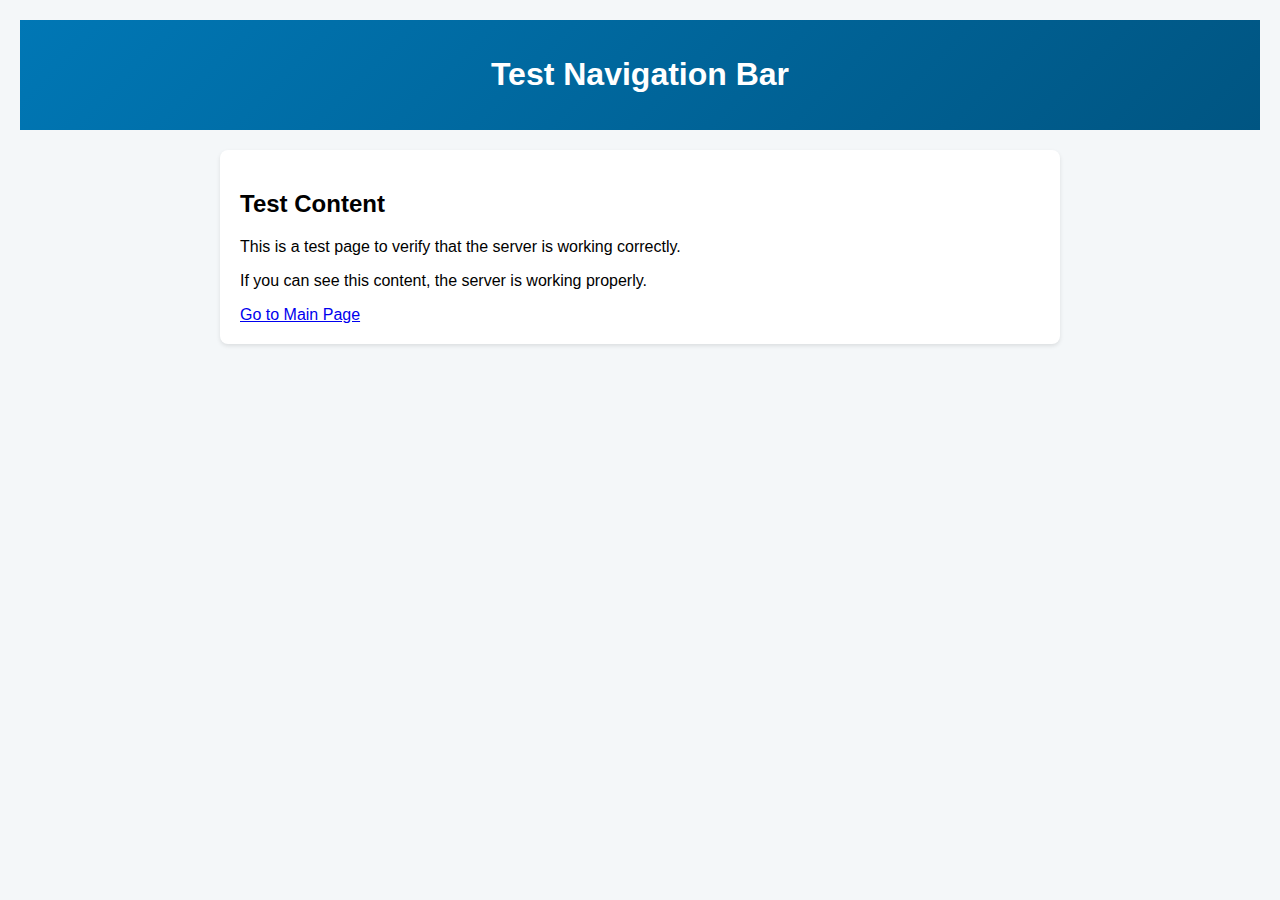
<file: test.html>
<!DOCTYPE html>
<html lang="en">
<head>
    <meta charset="UTF-8">
    <meta name="viewport" content="width=device-width, initial-scale=1.0">
    <title>Test Page</title>
    <style>
        body {
            font-family: Arial, sans-serif;
            margin: 0;
            padding: 20px;
            background-color: #f4f7f9;
        }
        .test-content {
            background: white;
            padding: 20px;
            border-radius: 8px;
            box-shadow: 0 2px 4px rgba(0,0,0,0.1);
            max-width: 800px;
            margin: 0 auto;
        }
        .nav-bar {
            background: linear-gradient(135deg, #0077B5 0%, #005582 100%);
            color: white;
            padding: 15px 0;
            margin-bottom: 20px;
            text-align: center;
        }
    </style>
</head>
<body>
    <div class="nav-bar">
        <h1>Test Navigation Bar</h1>
    </div>
    <div class="test-content">
        <h2>Test Content</h2>
        <p>This is a test page to verify that the server is working correctly.</p>
        <p>If you can see this content, the server is working properly.</p>
        <a href="mainPage.html">Go to Main Page</a>
    </div>
</body>
</html>
</file>
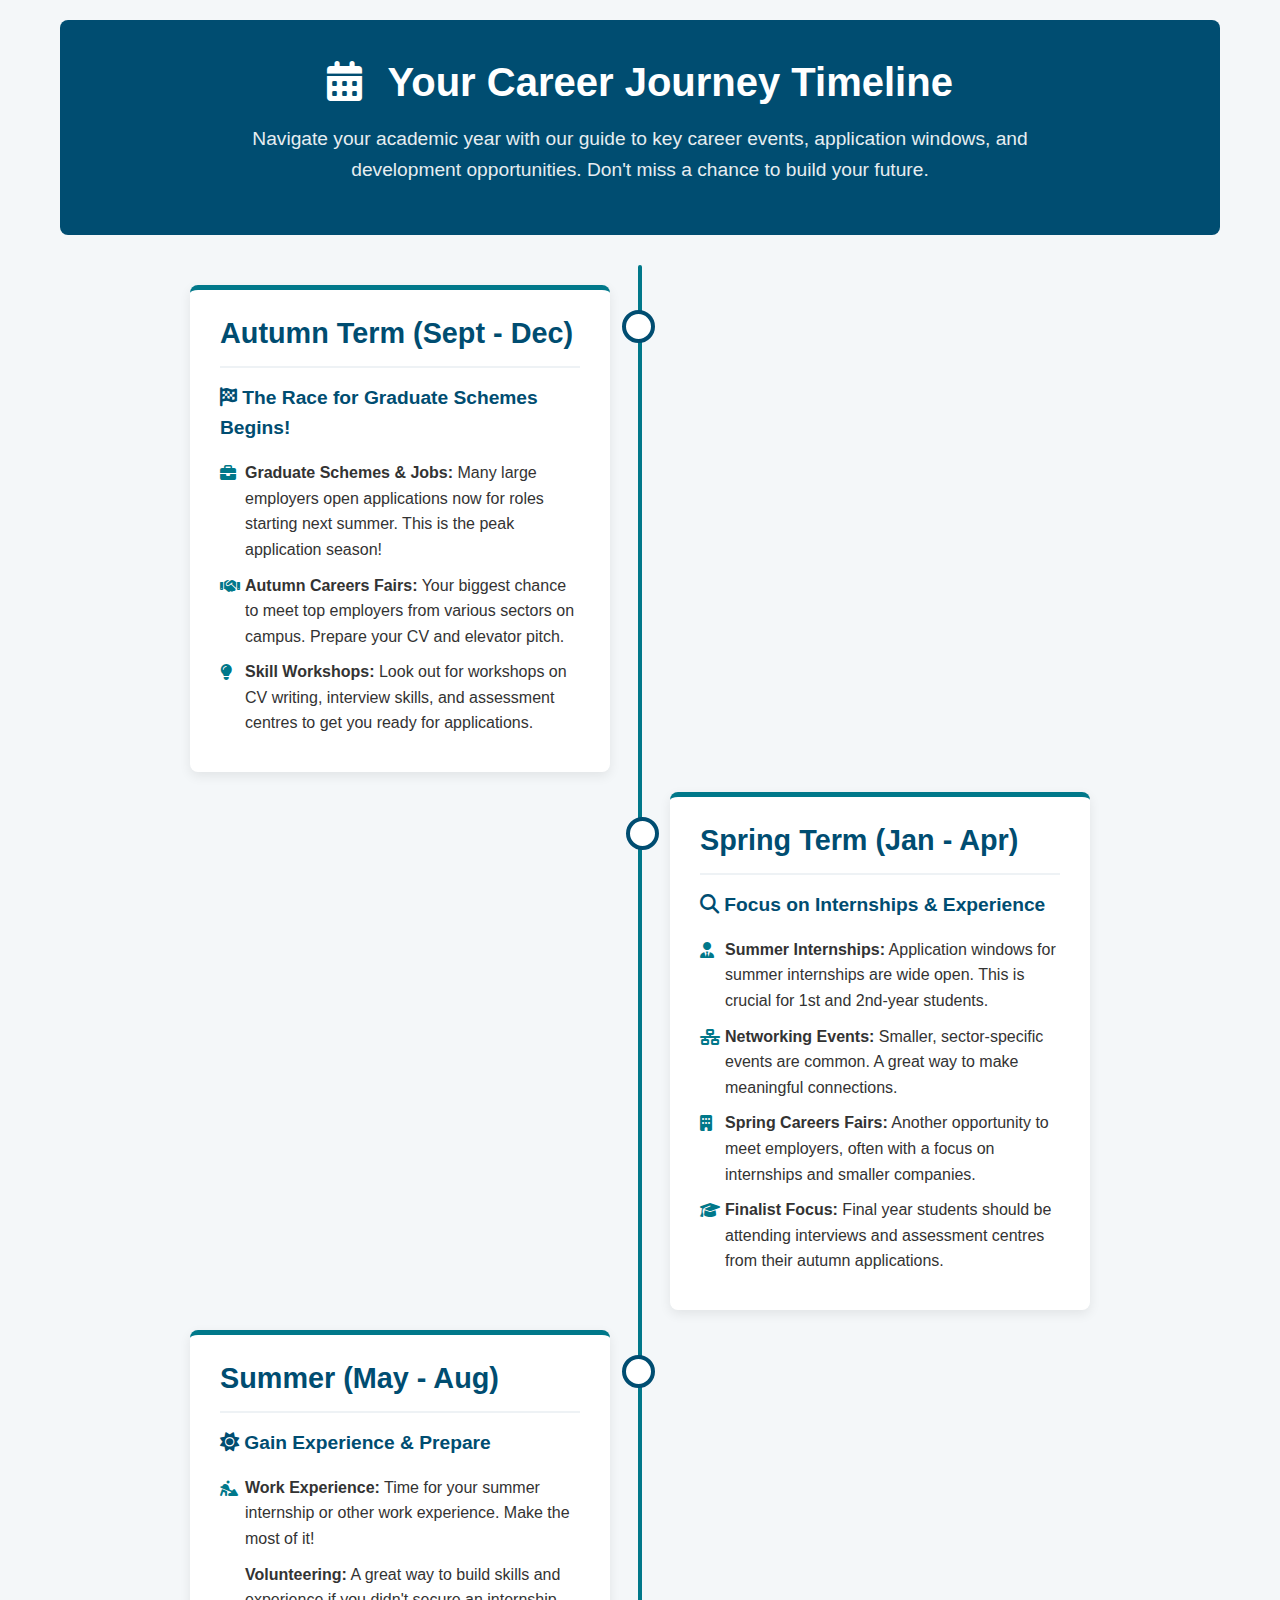
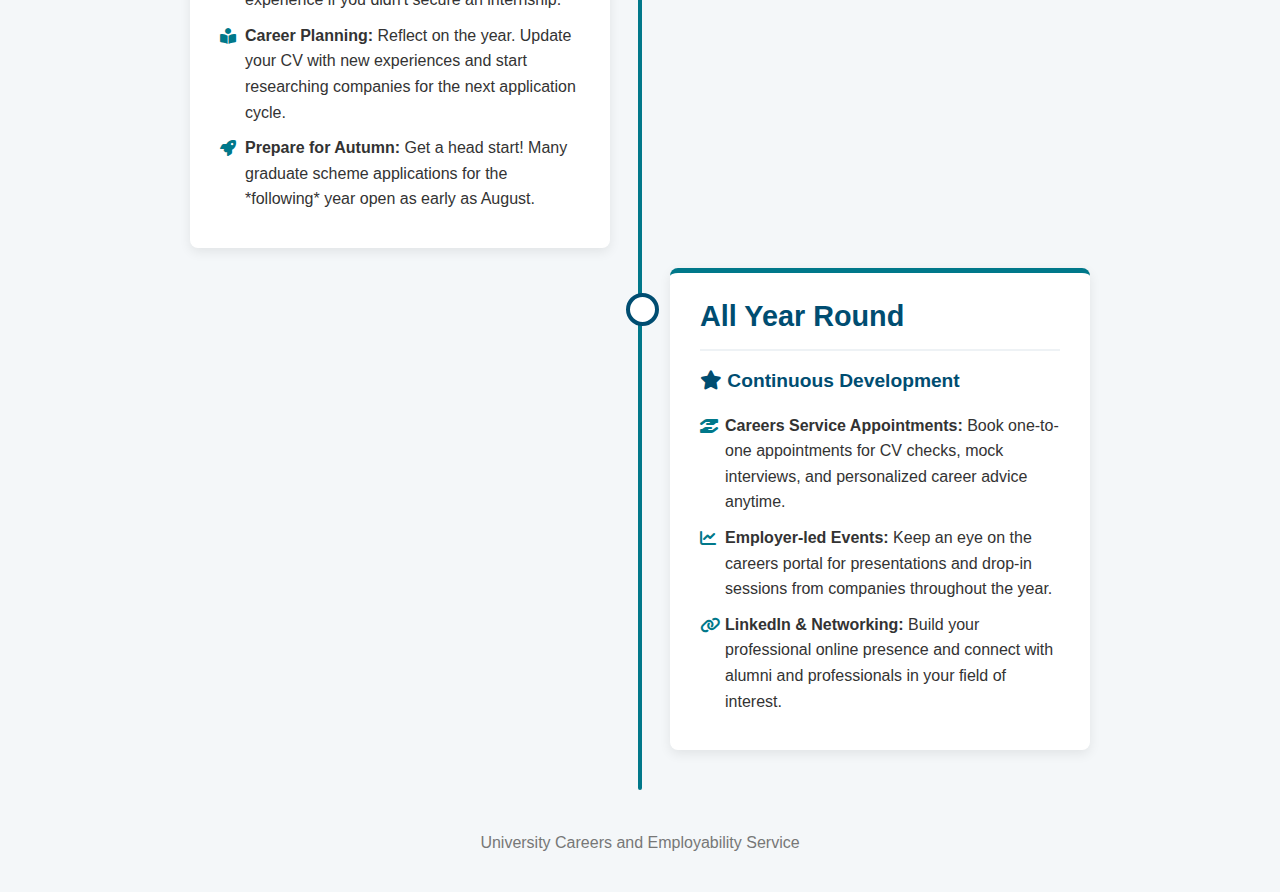
<file: Timeline.html>
<!DOCTYPE html>
<html lang="en">
<head>
    <meta charset="UTF-8">
    <meta name="viewport" content="width=device-width, initial-scale=1.0">
    <title>Career Timeline & Key Programs - University Careers Service</title>
    <link rel="stylesheet" href="https://cdnjs.cloudflare.com/ajax/libs/font-awesome/6.4.0/css/all.min.css">
    <style>
        /* General Body & Font Styles */
        body {
            font-family: -apple-system, BlinkMacSystemFont, "Segoe UI", Roboto, Helvetica, Arial, sans-serif, "Apple Color Emoji", "Segoe UI Emoji", "Segoe UI Symbol";
            line-height: 1.6;
            margin: 0;
            padding: 0;
            background-color: #f4f7f9;
            color: #333;
        }
        
        /* Universal Box Sizing */
        * {
            box-sizing: border-box;
        }

        /* Main Container */
        .container {
            max-width: 1200px;
            margin: 0 auto;
            padding: 20px;
        }

        /* Page Header */
        .page-header {
            background-color: #004d71; /* University Primary Blue */
            color: #ffffff;
            padding: 30px;
            border-radius: 8px;
            margin-bottom: 30px;
            text-align: center;
        }

        .page-header h1 {
            margin: 0;
            font-size: 2.5rem;
        }

        .page-header h1 i {
            margin-right: 15px;
        }

        .page-header .intro {
            font-size: 1.2rem;
            opacity: 0.9;
            margin-top: 10px;
            max-width: 800px;
            margin-left: auto;
            margin-right: auto;
        }

        /* Timeline Styles */
        .timeline {
            position: relative;
            max-width: 900px;
            margin: 0 auto;
            padding: 20px 0;
        }

        .timeline::after {
            content: '';
            position: absolute;
            width: 4px;
            background-color: #00788a;
            top: 0;
            bottom: 0;
            left: 50%;
            margin-left: -2px;
            border-radius: 2px;
        }

        .timeline-container {
            position: relative;
            background-color: inherit;
            width: 50%;
        }

        .timeline-container.left {
            left: 0;
            padding-right: 30px; /* Pushes content away from the center line */
        }

        .timeline-container.right {
            left: 50%;
            padding-left: 30px; /* Pushes content away from the center line */
        }
        
        /* The circle on the timeline */
        .timeline-container::after {
            content: '';
            position: absolute;
            width: 25px;
            height: 25px;
            right: -14.5px; /* Adjusted for perfect centering */
            background-color: #ffffff;
            border: 4px solid #004d71;
            top: 25px;
            border-radius: 50%;
            z-index: 1;
        }

        .right::after {
            left: -14.5px; /* Adjusted for perfect centering */
        }

        .timeline-content {
            padding: 20px 30px;
            background-color: white;
            position: relative;
            border-radius: 8px;
            box-shadow: 0 4px 12px rgba(0,0,0,0.08);
            border-top: 5px solid #00788a;
            margin-bottom: 20px; /* Adds vertical space between cards */
        }
        
        .timeline-content h2 {
            margin-top: 0;
            color: #004d71;
            font-size: 1.8rem;
            border-bottom: 2px solid #eef2f5;
            padding-bottom: 10px;
            margin-bottom: 15px;
        }
        
        .timeline-content h3 {
            font-size: 1.2rem;
            color: #004d71;
            margin-top: 15px;
            margin-bottom: 10px;
        }
        
        .timeline-content ul {
            list-style: none;
            padding-left: 0;
        }
        
        .timeline-content ul li {
            padding-left: 25px;
            position: relative;
            margin-bottom: 10px;
        }
        
        .timeline-content ul li i {
            position: absolute;
            left: 0;
            top: 5px;
            color: #00788a;
        }

        /* Responsive Design for Mobile */
        @media screen and (max-width: 768px) {
            .timeline::after {
                left: 31px;
            }

            .timeline-container {
                width: 100%;
                padding-left: 70px;
                padding-right: 25px;
            }
            
            /* On mobile, both left and right containers behave the same */
            .timeline-container.left, .timeline-container.right {
                left: 0%;
                padding-left: 70px;
                padding-right: 25px;
            }

            .timeline-container::after {
                left: 18px;
            }
        }
    </style>
</head>
<body>

    <div class="container">
        <header class="page-header">
            <h1><i class="fa-solid fa-calendar-alt"></i> Your Career Journey Timeline</h1>
            <p class="intro">Navigate your academic year with our guide to key career events, application windows, and development opportunities. Don't miss a chance to build your future.</p>
        </header>

        <div class="timeline">
            <!-- Autumn Term -->
            <div class="timeline-container left">
                <div class="timeline-content">
                    <h2>Autumn Term (Sept - Dec)</h2>
                    <h3><i class="fa-solid fa-flag-checkered"></i> The Race for Graduate Schemes Begins!</h3>
                    <ul>
                        <li><i class="fa-solid fa-briefcase"></i> <strong>Graduate Schemes & Jobs:</strong> Many large employers open applications now for roles starting next summer. This is the peak application season!</li>
                        <li><i class="fa-solid fa-handshake"></i> <strong>Autumn Careers Fairs:</strong> Your biggest chance to meet top employers from various sectors on campus. Prepare your CV and elevator pitch.</li>
                        <li><i class="fa-solid fa-lightbulb"></i> <strong>Skill Workshops:</strong> Look out for workshops on CV writing, interview skills, and assessment centres to get you ready for applications.</li>
                    </ul>
                </div>
            </div>

            <!-- Spring Term -->
            <div class="timeline-container right">
                <div class="timeline-content">
                    <h2>Spring Term (Jan - Apr)</h2>
                    <h3><i class="fa-solid fa-magnifying-glass"></i> Focus on Internships & Experience</h3>
                    <ul>
                        <li><i class="fa-solid fa-user-tie"></i> <strong>Summer Internships:</strong> Application windows for summer internships are wide open. This is crucial for 1st and 2nd-year students.</li>
                        <li><i class="fa-solid fa-network-wired"></i> <strong>Networking Events:</strong> Smaller, sector-specific events are common. A great way to make meaningful connections.</li>
                        <li><i class="fa-solid fa-building"></i> <strong>Spring Careers Fairs:</strong> Another opportunity to meet employers, often with a focus on internships and smaller companies.</li>
                         <li><i class="fa-solid fa-graduation-cap"></i> <strong>Finalist Focus:</strong> Final year students should be attending interviews and assessment centres from their autumn applications.</li>
                    </ul>
                </div>
            </div>
            
            <!-- Summer Term & Vacation -->
            <div class="timeline-container left">
                <div class="timeline-content">
                    <h2>Summer (May - Aug)</h2>
                    <h3><i class="fa-solid fa-sun"></i> Gain Experience & Prepare</h3>
                    <ul>
                        <li><i class="fa-solid fa-person-digging"></i> <strong>Work Experience:</strong> Time for your summer internship or other work experience. Make the most of it!</li>
                        <li><i class="fa-solid-fa-seedling"></i> <strong>Volunteering:</strong> A great way to build skills and experience if you didn't secure an internship.</li>
                        <li><i class="fa-solid fa-book-open-reader"></i> <strong>Career Planning:</strong> Reflect on the year. Update your CV with new experiences and start researching companies for the next application cycle.</li>
                         <li><i class="fa-solid fa-rocket"></i> <strong>Prepare for Autumn:</strong> Get a head start! Many graduate scheme applications for the *following* year open as early as August.</li>
                    </ul>
                </div>
            </div>
             <!-- Year-Round Activities -->
            <div class="timeline-container right">
                <div class="timeline-content">
                    <h2>All Year Round</h2>
                    <h3><i class="fa-solid fa-star"></i> Continuous Development</h3>
                    <ul>
                        <li><i class="fa-solid fa-hand-holding-hand"></i> <strong>Careers Service Appointments:</strong> Book one-to-one appointments for CV checks, mock interviews, and personalized career advice anytime.</li>
                        <li><i class="fa-solid fa-chart-line"></i> <strong>Employer-led Events:</strong> Keep an eye on the careers portal for presentations and drop-in sessions from companies throughout the year.</li>
                        <li><i class="fa-solid fa-link"></i> <strong>LinkedIn & Networking:</strong> Build your professional online presence and connect with alumni and professionals in your field of interest.</li>
                    </ul>
                </div>
            </div>
        </div>
        
        <footer style="text-align: center; margin-top: 40px; color: #777;">
            <p>University Careers and Employability Service</p>
        </footer>
    </div>

</body>
</html>
</file>
<file: fun test/style.css>
body {
    font-family: 'Segoe UI', Tahoma, Geneva, Verdana, sans-serif;
    background-color: #f0f2f5;
    margin: 0;
    padding: 20px;
    display: flex;
    justify-content: center;
    align-items: flex-start; /* Align to top */
    min-height: 100vh;
    box-sizing: border-box;
    color: #333;
}

.container {
    background-color: #fff;
    padding: 40px;
    border-radius: 12px;
    box-shadow: 0 6px 20px rgba(0, 0, 0, 0.1);
    max-width: 800px;
    width: 100%;
    text-align: center;
    margin-top: 50px; /* Space from top */
}

h1 {
    color: #2c3e50;
    margin-bottom: 15px;
    font-size: 2.2em;
}

.intro-text {
    font-size: 1.1em;
    color: #666;
    margin-bottom: 30px;
}

.card {
    background-color: #f9f9f9;
    padding: 30px;
    border-radius: 10px;
    margin-top: 30px;
    box-shadow: inset 0 2px 5px rgba(0, 0, 0, 0.05);
    border: 1px solid #eee;
}

#question-text {
    color: #34495e;
    font-size: 1.6em;
    margin-bottom: 25px;
}

.options-grid {
    display: grid;
    grid-template-columns: repeat(auto-fit, minmax(200px, 1fr));
    gap: 15px;
    margin-top: 20px;
    justify-content: center;
}

.option-button {
    background-color: #e8f5e9; /* Light green */
    color: #2e7d32; /* Dark green text */
    padding: 18px 25px;
    border: 2px solid #a5d6a7;
    border-radius: 8px;
    cursor: pointer;
    font-size: 1.1em;
    font-weight: 600;
    transition: background-color 0.2s ease, border-color 0.2s ease, transform 0.2s ease;
    text-align: center;
    text-decoration: none; /* In case it's an anchor tag */
    display: block; /* To take full width of grid cell */
}

.option-button:hover {
    background-color: #dcedc8; /* Lighter green on hover */
    border-color: #81c784;
    transform: translateY(-2px);
}

.option-button.selected {
    background-color: #c8e6c9; /* Even lighter green for selected */
    border-color: #4caf50; /* More prominent border for selected */
    box-shadow: 0 0 0 3px #4caf50;
    transform: translateY(0);
}

.cta-button {
    background-color: #007bff; /* Blue */
    color: white;
    padding: 12px 25px;
    border: none;
    border-radius: 6px;
    cursor: pointer;
    font-size: 1.05em;
    font-weight: 500;
    margin-top: 25px;
    transition: background-color 0.3s ease;
    text-decoration: none; /* For links */
    display: inline-block; /* For buttons and links */
}

.cta-button:hover {
    background-color: #0056b3;
}

#result-title {
    color: #d32f2f; /* Red for potential issue */
    font-size: 1.8em;
    margin-bottom: 15px;
}

#result-text {
    font-size: 1.2em;
    line-height: 1.6;
    color: #555;
    margin-bottom: 20px;
}

#result-links a {
    color: #007bff;
    text-decoration: none;
    margin: 0 10px;
    font-weight: 600;
}

#result-links a:hover {
    text-decoration: underline;
}

.disclaimer {
    margin-top: 40px;
    font-size: 0.9em;
    color: #777;
    border-top: 1px solid #eee;
    padding-top: 20px;
}

.disclaimer a {
    color: #007bff;
    text-decoration: none;
}

.disclaimer a:hover {
    text-decoration: underline;
}
</file>
